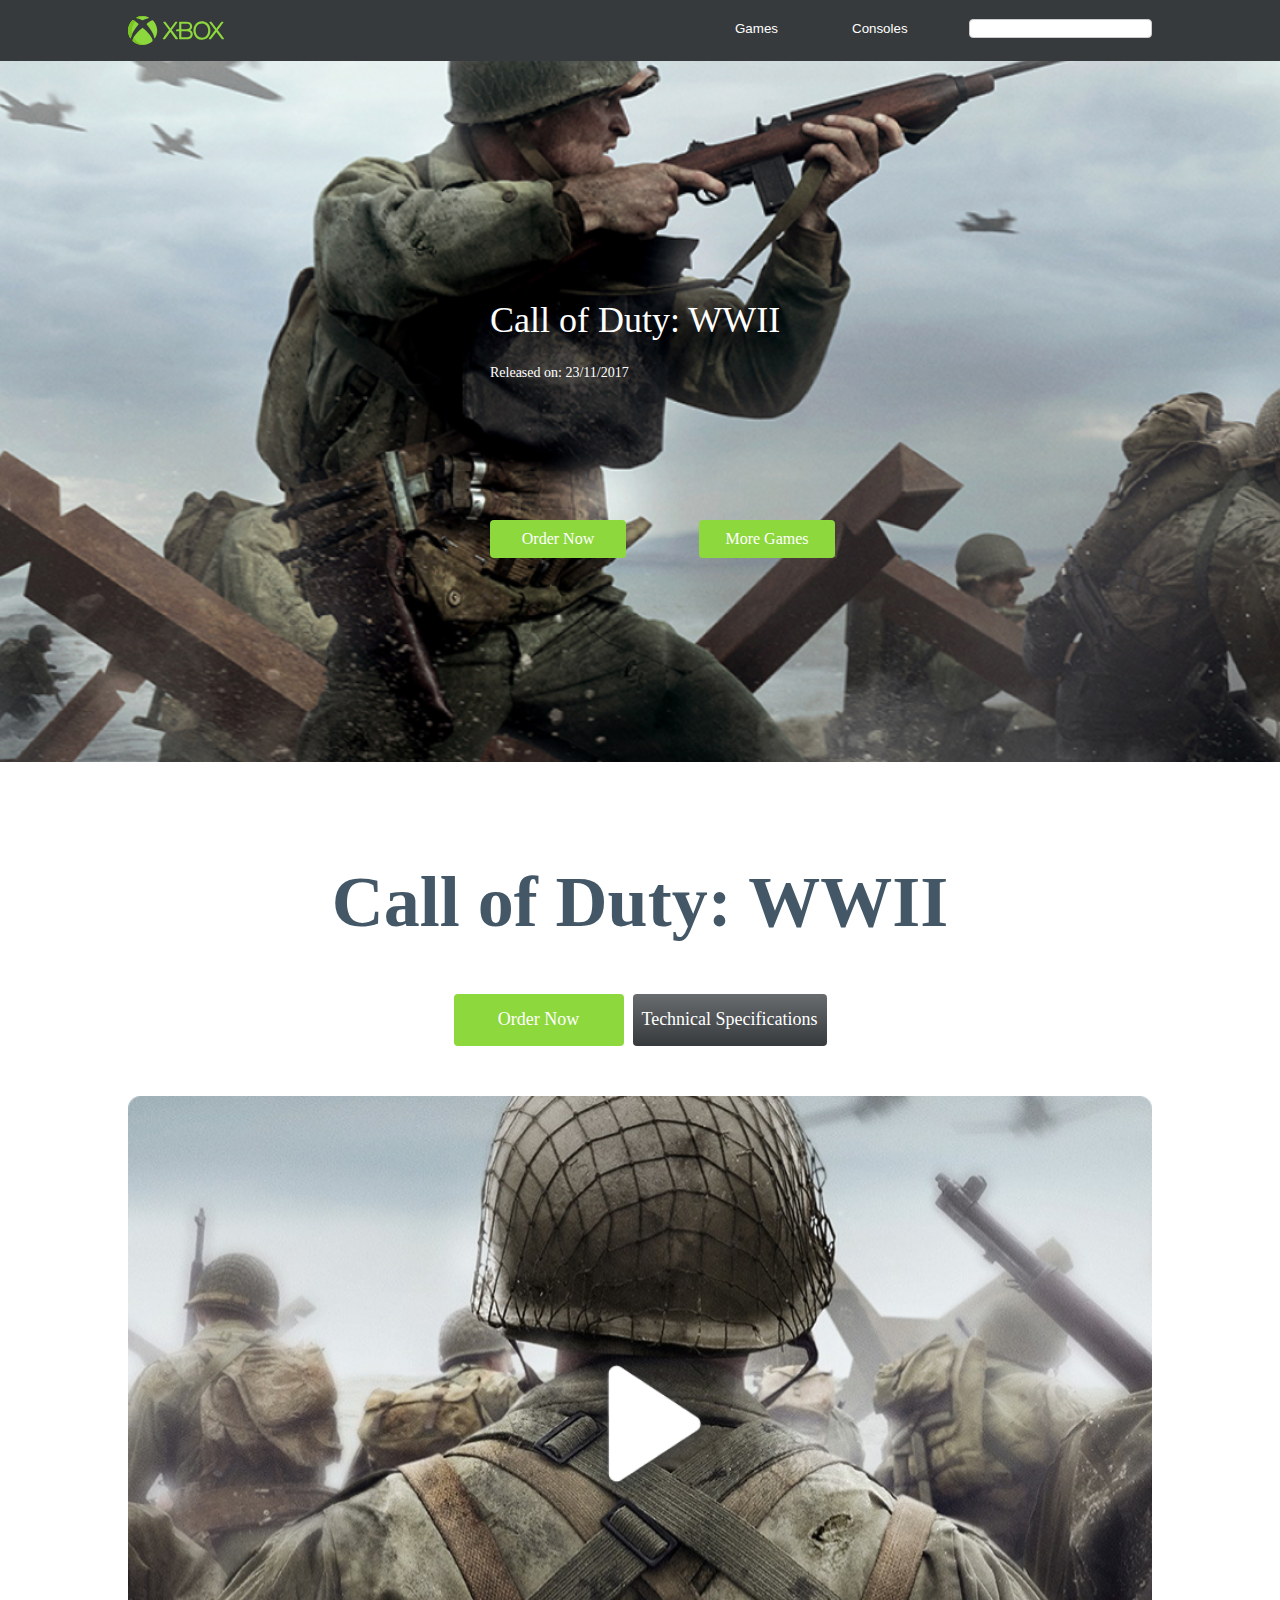
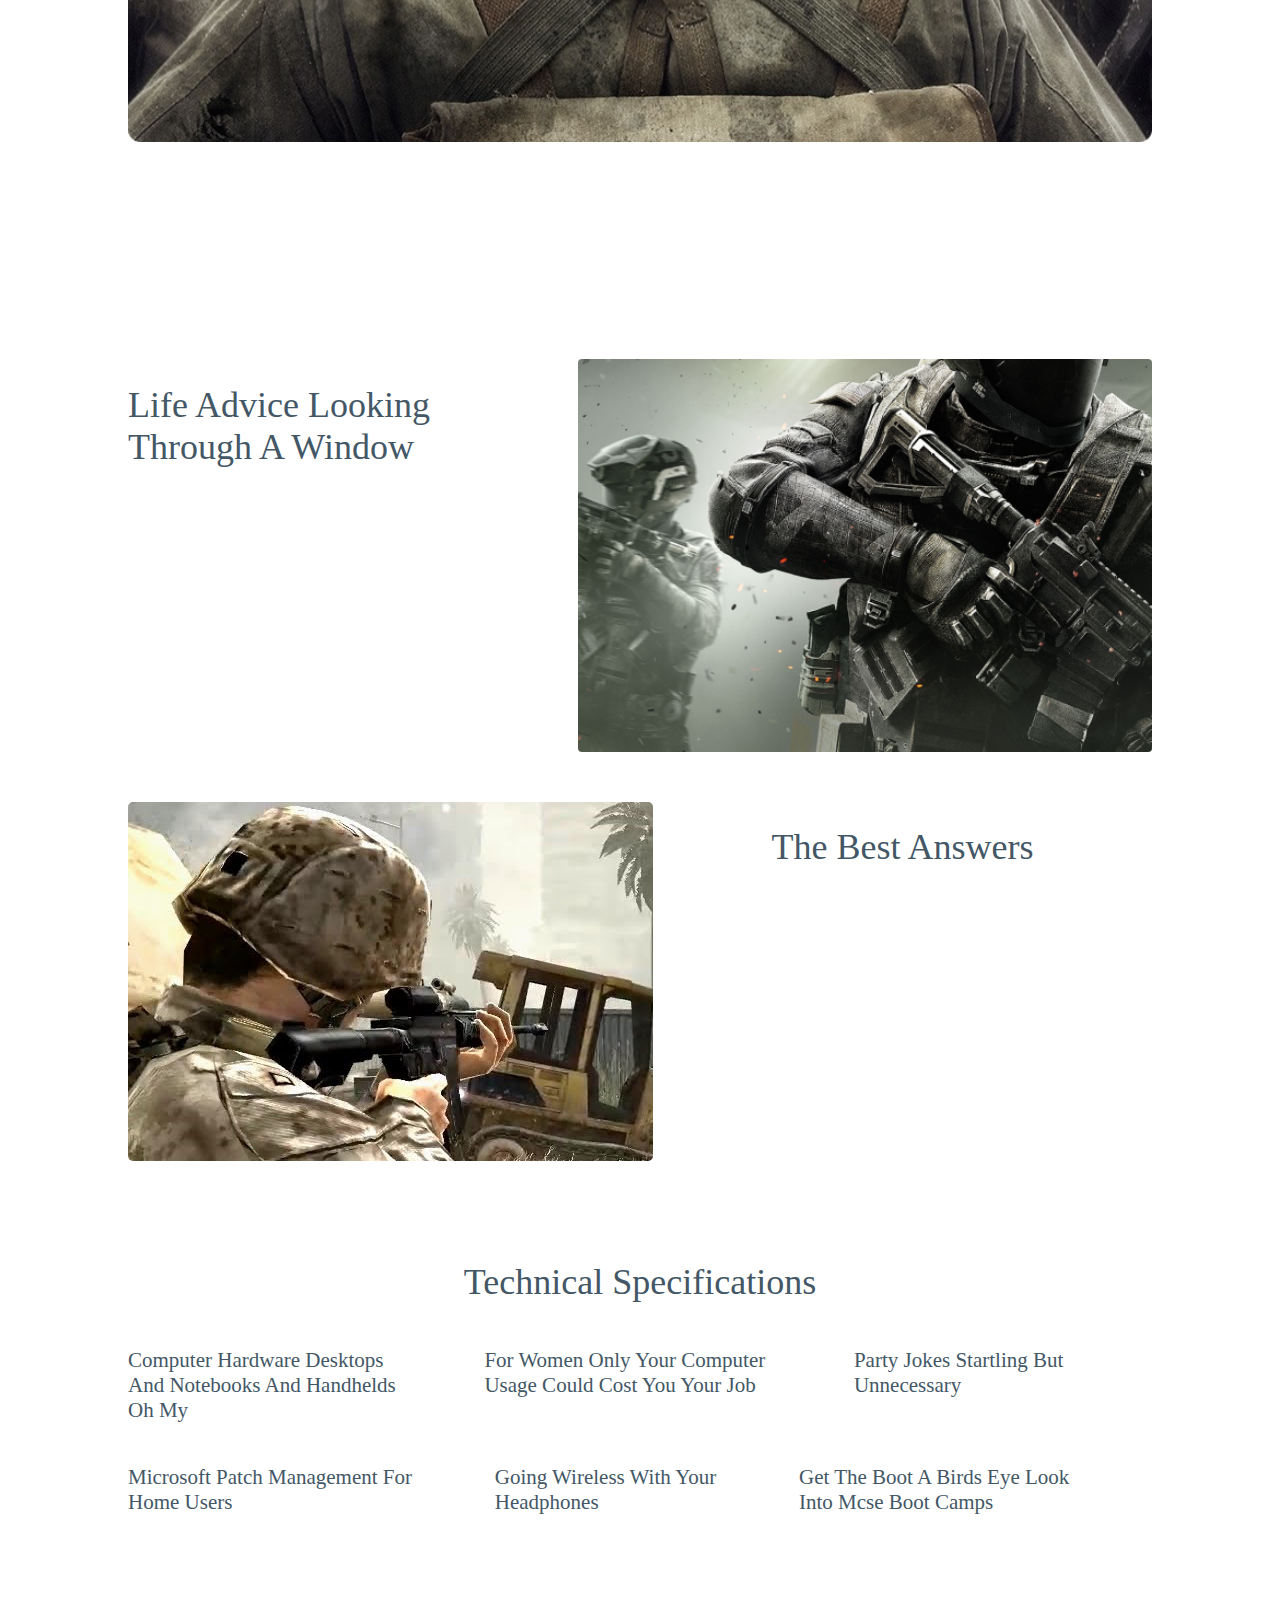
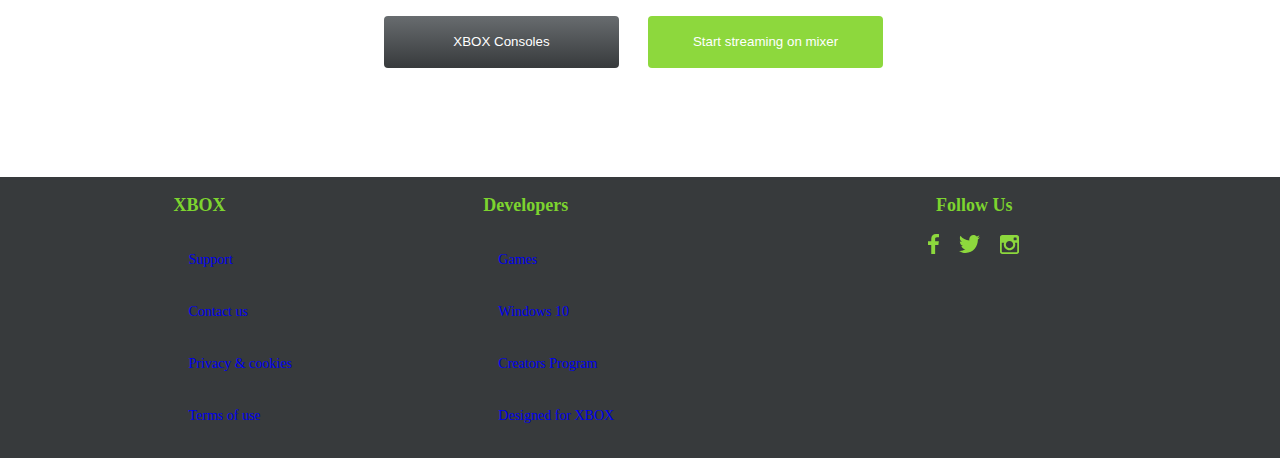
<file: X BOX/index.html>
<!DOCTYPE html>
<html lang="en">

<head>
    <meta charset="UTF-8">
    <meta name="viewport" content="width=device-width, initial-scale=1.0">
    <link rel="stylesheet" href="./style.css">
    <title>Call of duty WWII</title>
</head>

<body>
    <header>
        <nav>
            <div class="nav_">
                <img src="./images/xbox.svg" alt="">
                <div class="selectes">
                    <select name="select-category" id="" class="select">
                        <option value="1">Games</option>
                        <option value="2">Call of duty</option>
                        <option value="3">Star wars</option>
                        <option value="4">Destiny 2</option>
                        <option value="5">Steep</option>
                        <option value="6">Forza Motorsport 7</option>
                    </select>
                    <select name="select-category" id="" class="select">
                        <option value="1">Consoles</option>
                        <option value="2">Call of duty</option>
                        <option value="3">Star wars</option>
                        <option value="4">Destiny 2</option>
                        <option value="5">Steep</option>
                        <option value="6">Forza Motorsport 7</option>
                    </select>
                    <input class="input_text" type="text">
                </div>
            </div>
        </nav>
        <div class="order">
            <div class="order_txts">
                <h1>Call of Duty: WWII</h1>
                <p>Released on: 23/11/2017</p>
            </div>
            <div class="order_buttns">
                <button class="buttons_buttn1">Order Now</button>
                <button class="buttons_buttn2">More Games</button>
            </div>
        </div>
    </header>
    <div class="tecnical">
        <div class="spesifection">
            <h1>Call of Duty: WWII</h1>
            <div class="spesifection_buttons">
                <button class="button1">Order Now</button>
                <button class="button2">Technical Specifications </button>
                <div class="icons">
                    <img class="png_duty" src="./images/Video.png" alt="">
                </div>
            </div>
        </div>
        <div class="advice">
            <h1>Life Advice Looking <br>
                Through A Window</h1>
            <img src="./images/iw-key-art.png" alt="">
        </div>
        <div class="ansvers">
            <img src="./images/maxresdefault2.png" alt="">
            <h1>The Best Answers</h1>
        </div>
        <div class="before_footer">
            <h1>Technical Specifications</h1>
            <div class="ultimate">
                <div class="1text">
                    <p>
                        Computer Hardware Desktops <br>
                        And Notebooks And Handhelds <br>
                        Oh My
                    </p>
                </div>
                <div class="2text">
                    <p>
                        For Women Only Your Computer <br>
                        Usage Could Cost You Your Job
                    </p>
                </div>
                <div class="3text">
                    <p>
                        Party Jokes Startling But <br>
                        Unnecessary
                    </p>
                </div>
            </div>
            <div class="owner">
                <div class="1txt">
                    <p>
                        Microsoft Patch Management For <br>
                        Home Users
                    </p>
                </div>
                <div class="2txt">
                    <p>
                        Going Wireless With Your <br>
                        Headphones
                    </p>
                </div>
                <div class="3txt">
                    <p>
                        Get The Boot A Birds Eye Look <br>
                        Into Mcse Boot Camps
                    </p>
                </div>
            </div>
            <div class="battns">
                <button class="battns_button1">XBOX Consoles</button>
                <button class="battns_button2">Start streaming on mixer</button>
            </div>
        </div>
    </div>
    <footer>
        <div class="footer_first">
            <p class="footer_1p">XBOX</p>
            <ul>
                <li><a href="#">Support</a></li>
                <li><a href="#">Contact us</a></li>
                <li><a href="#">Privacy & cookies</a></li>
                <li><a href="#">Terms of use</a></li>
            </ul>
        </div>
        <div class="footer_second">
            <p class="footer_2p">Developers</p>
            <ul>
                <li><a href="#">Games</a></li>
                <li><a href="#">Windows 10</a></li>
                <li><a href="#">Creators Program</a></li>
                <li><a href="#">Designed for XBOX </a></li>
            </ul>
        </div>
        <div class="follow_us">
            <p>Follow Us</p>
            <img src="./images/social icons.svg" alt="">
        </div>
    </footer>
</body>

</html>
</file>
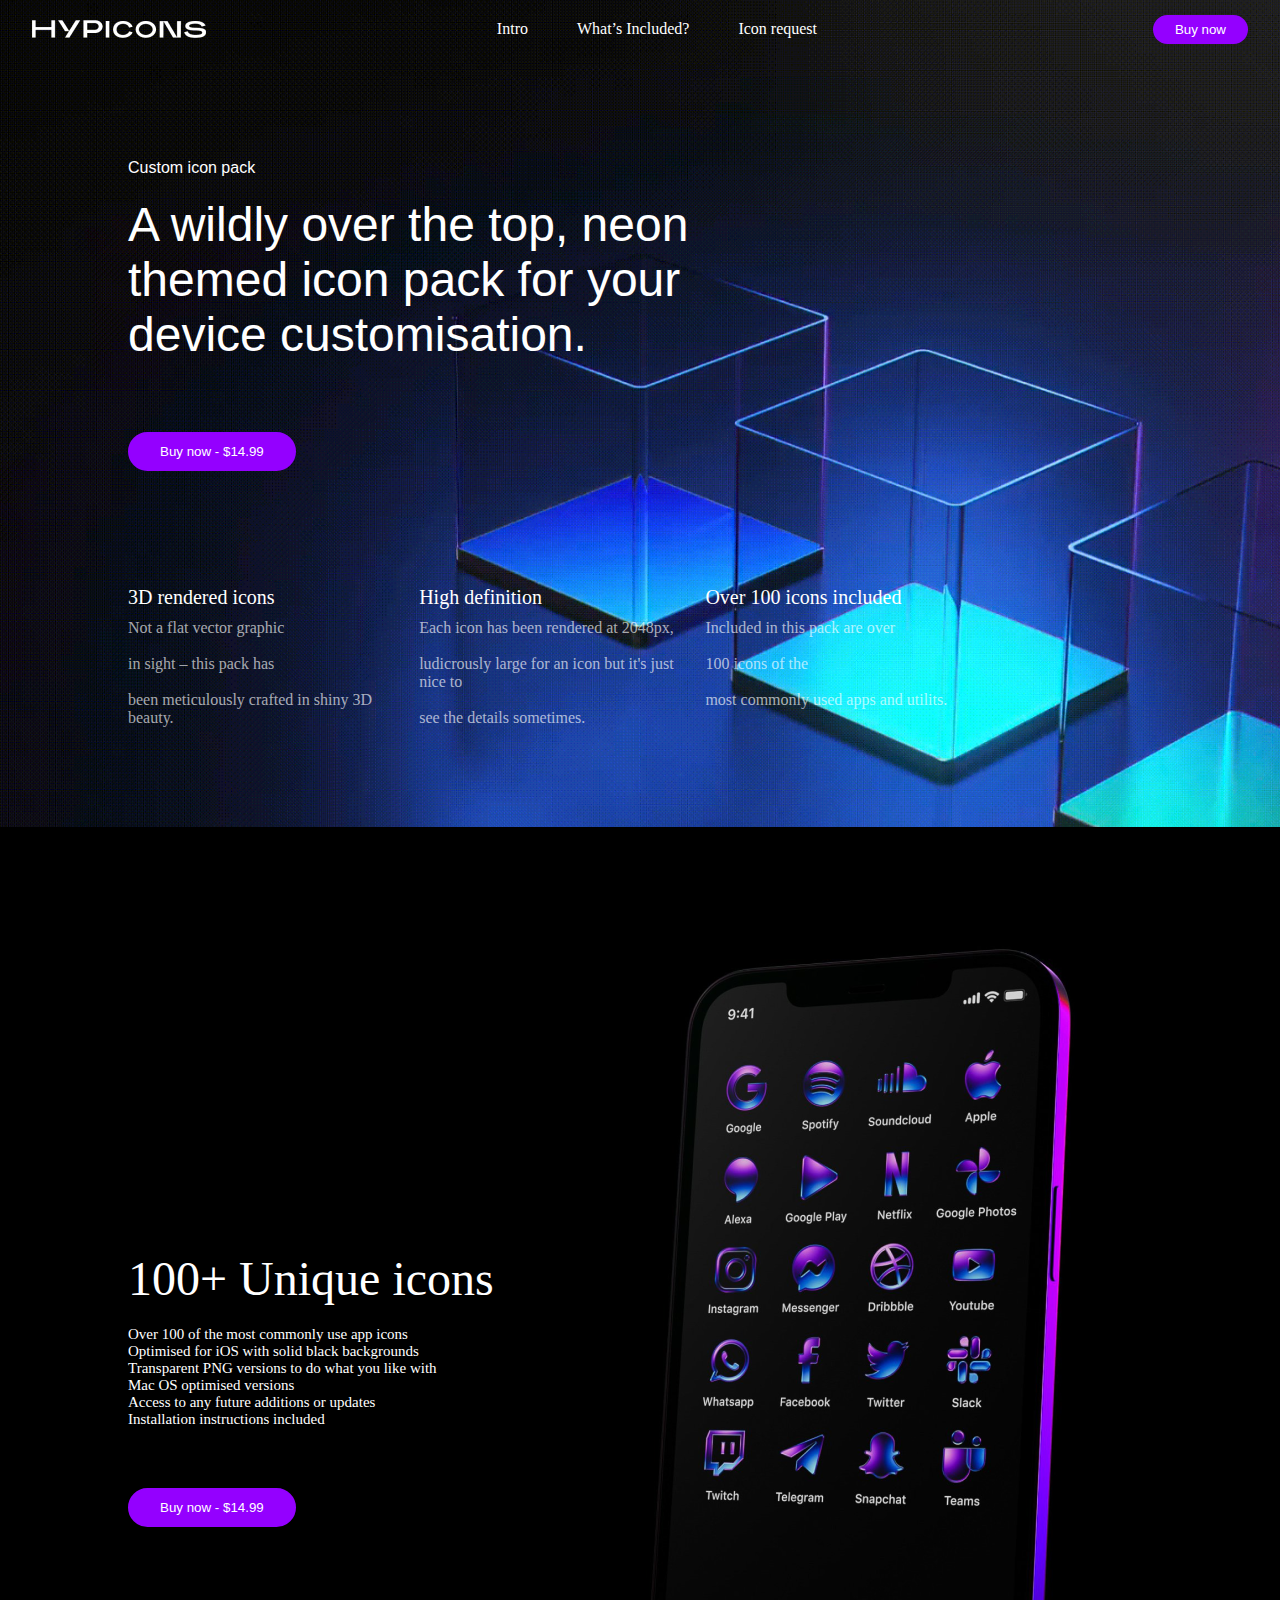
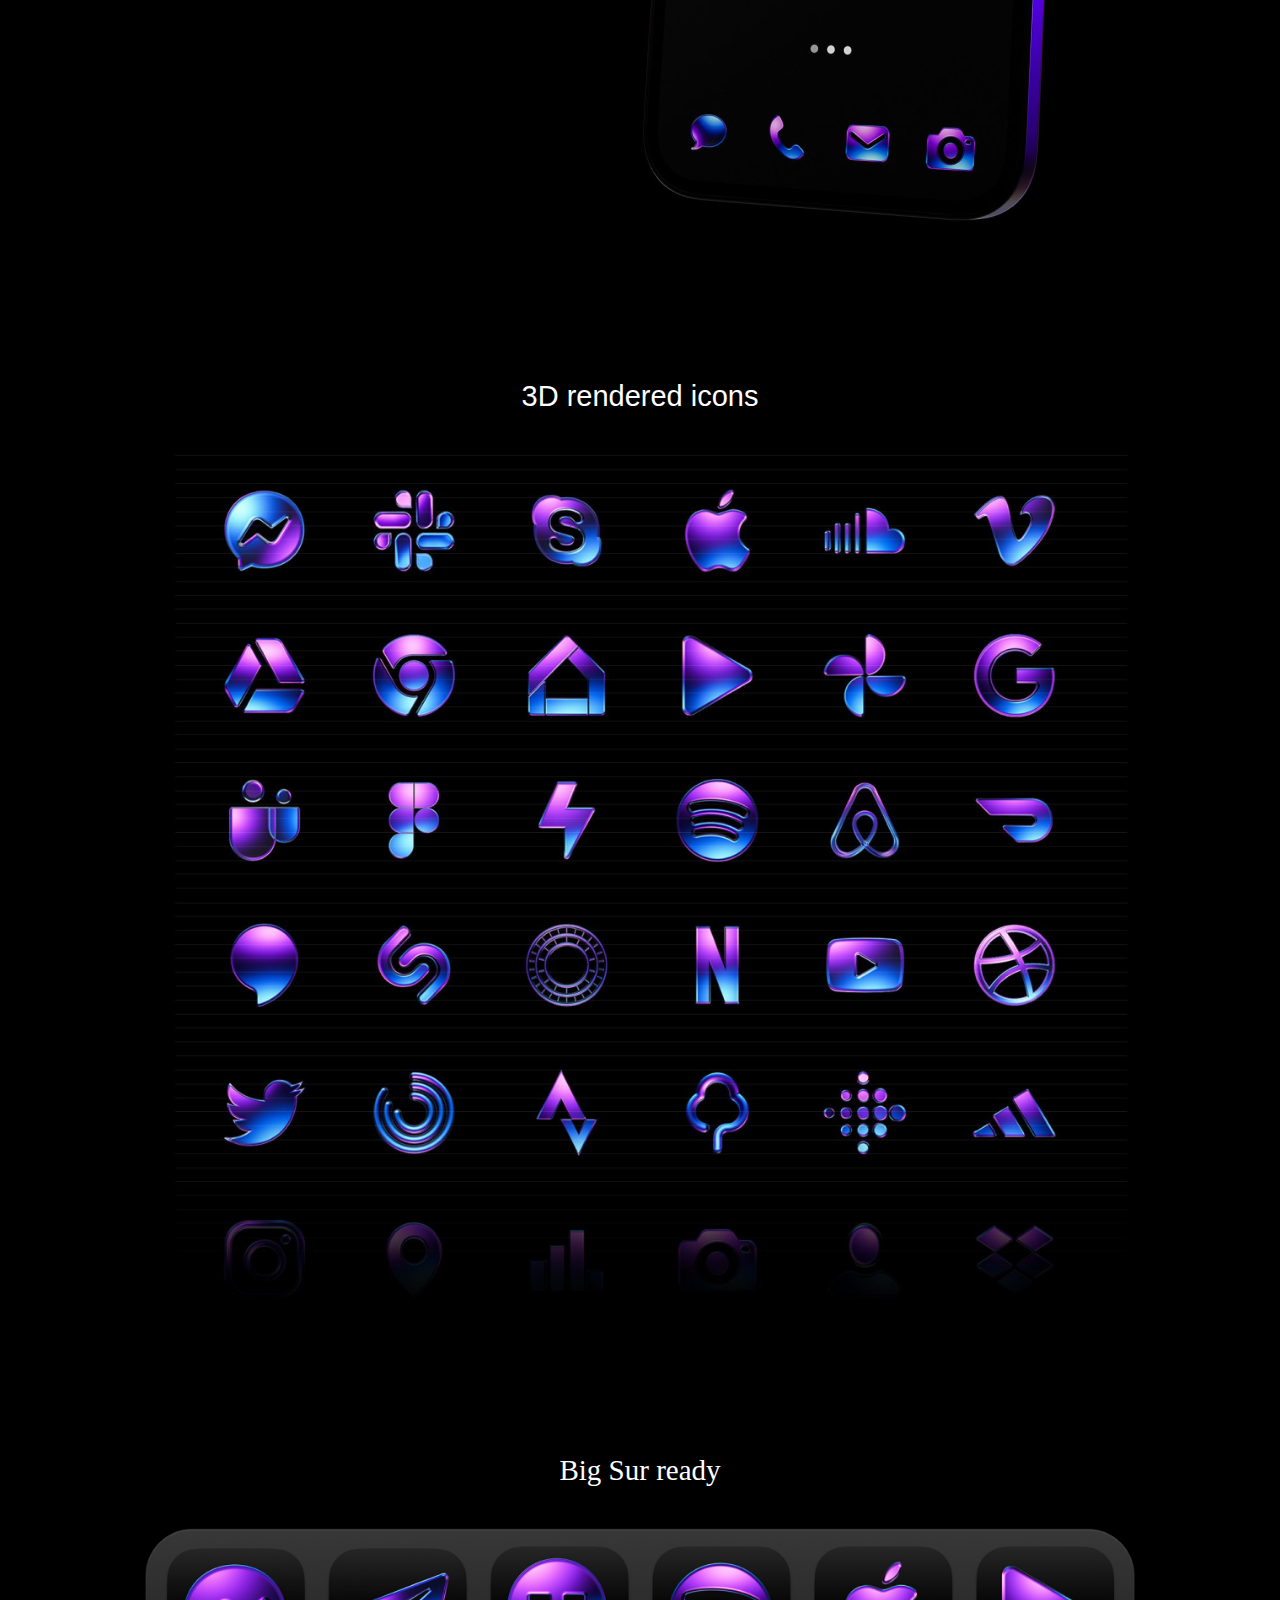
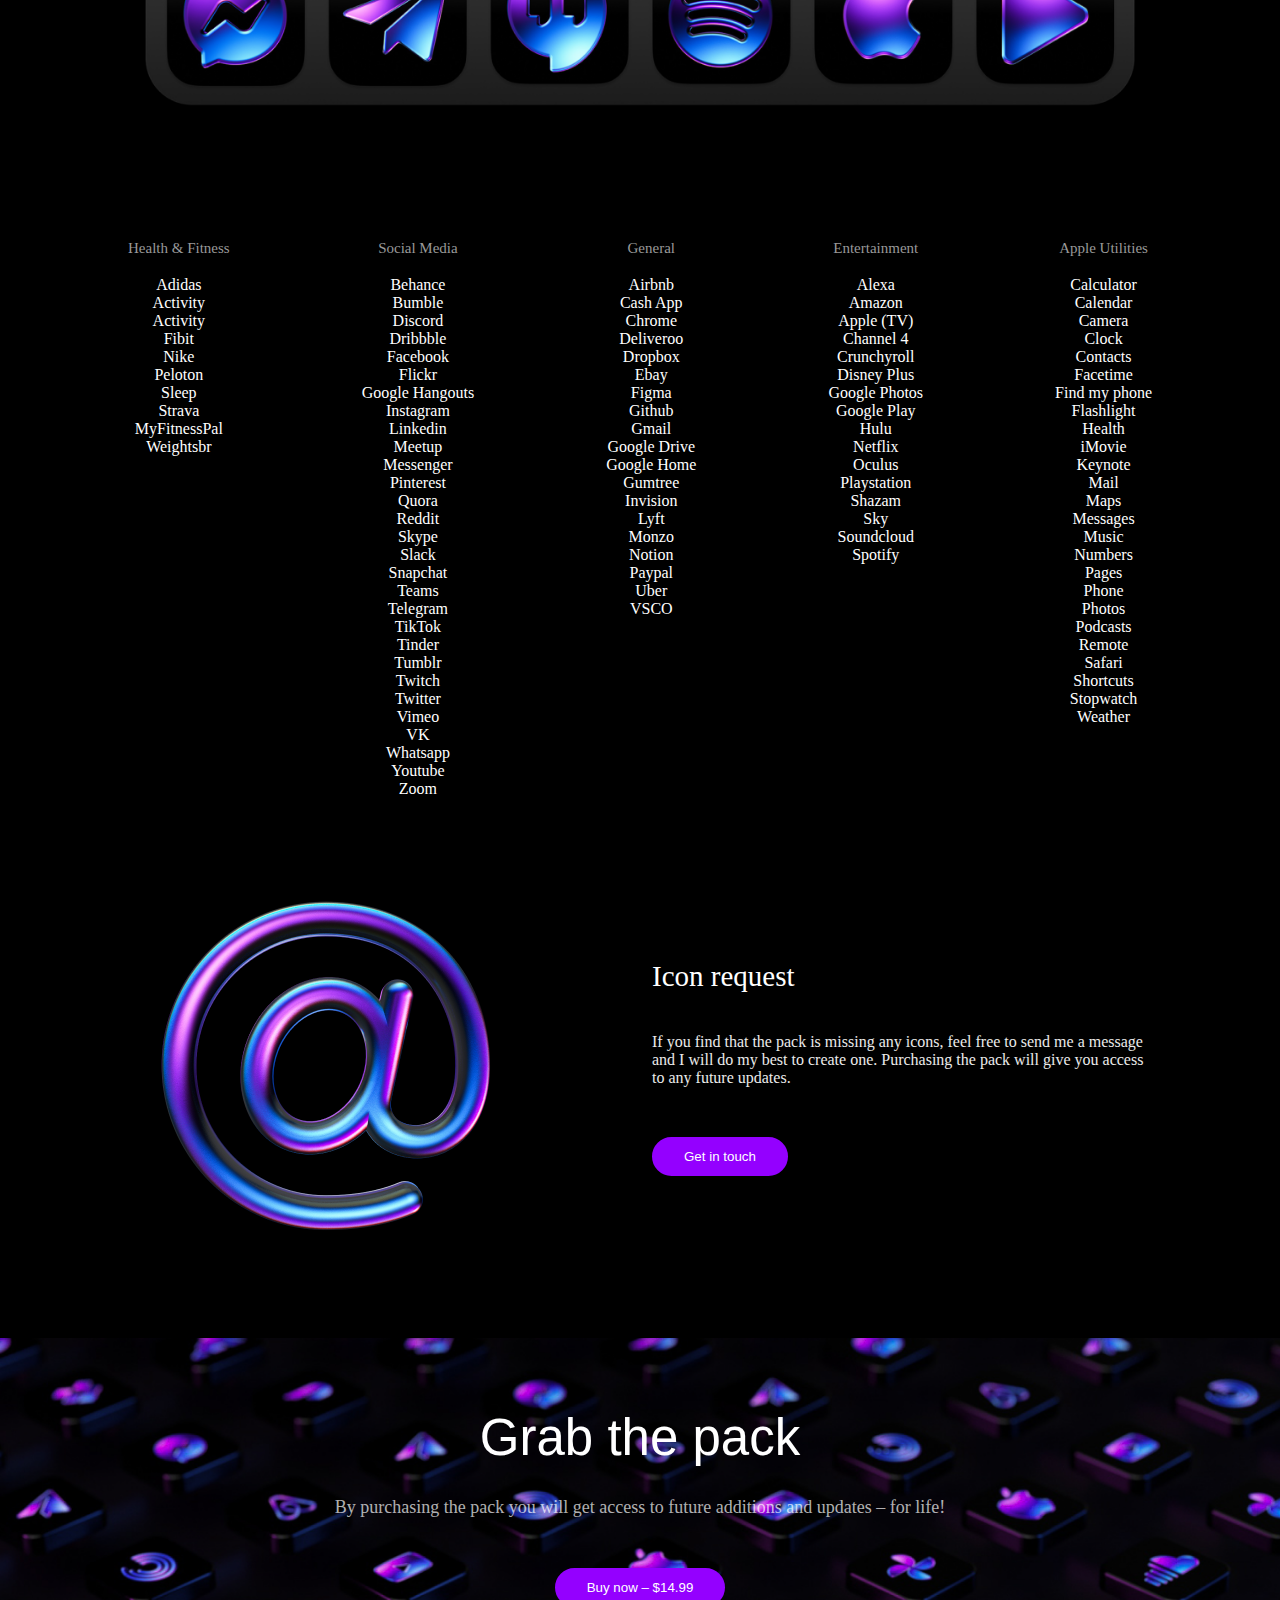
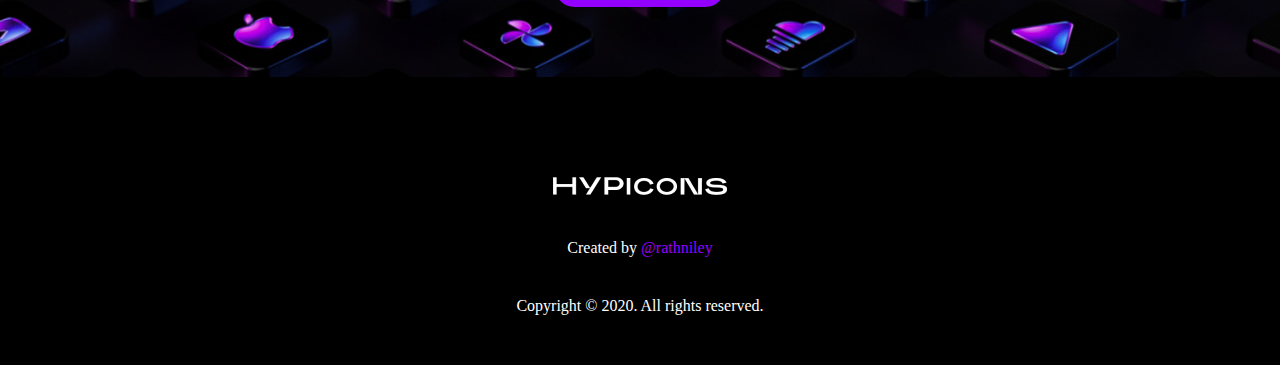
<file: hypicons/cons.html>
<!DOCTYPE html>
<html lang="en">

<head>
    <meta charset="UTF-8">
    <meta name="viewport" content="width=device-width, initial-scale=1.0">
    <link rel="stylesheet" href="./style.css">
    <link rel="stylesheet" href="https://cdnjs.cloudflare.com/ajax/libs/font-awesome/6.5.1/css/all.min.css"
        integrity="sha512-DTOQO9RWCH3ppGqcWaEA1BIZOC6xxalwEsw9c2QQeAIftl+Vegovlnee1c9QX4TctnWMn13TZye+giMm8e2LwA=="
        crossorigin="anonymous" referrerpolicy="no-referrer" />
    <title>Hypicons</title>
</head>

<body>


    <header> <input type="checkbox" id="check">
        <label for="check" class="checkboxbtn">
            <i class="fas fa-bars"></i>
        </label>
        <nav>

            <div class="logo"><img src="./images/Rectangle (1).png" alt=""></div>
            <div class="ul">
                <ul>
                    <li><a href="">Intro</a></li>
                    <li><a href="">What’s Included?</a></li>
                    <li><a href="">Icon request</a></li>

                </ul>
            </div>
            <div class="button">
                <button>Buy now</button>
            </div>
        </nav>






        <div class="box">
            <div class="box1">
                <p>Custom icon pack</p>
                <h1>A wildly over the top, neon themed icon pack for your device customisation.</h1>
                <button>
                    Buy now - $14.99
                </button>

            </div>
            <div class="box2">
                <div class="eij">
                    <div class="box2_1">
                        <p>3D rendered icons</p>
                        <h5>Not a flat vector graphic <br><br> in sight – this pack has <br> <br> been meticulously
                            crafted in shiny 3D beauty.
                        </h5>
                    </div>
                    <div class="box2_1">
                        <p>High definition</p>
                        <h5>Each icon has been rendered at 2048px, <br> <br> ludicrously large for an icon but it's just
                            nice to <br> <br> see the details sometimes.
                        </h5>
                    </div>
                    <div class="box2_1">
                        <p>Over 100 icons included</p>
                        <h5>Included in this pack are over <br> <br> 100 icons of the <br> <br> most commonly used apps
                            and utilits.
                        </h5>
                    </div>
                </div>


            </div>

        </div>



    </header>



    <section>
        <div class="section1">
            <div class="section2">
                <p class="p">100+ Unique icons</p>
                <p>
                    Over 100 of the most commonly use app icons <br>
                    Optimised for iOS with solid black backgrounds <br>
                    Transparent PNG versions to do what you like with <br>
                    Mac OS optimised versions <br>
                    Access to any future additions or updates <br>
                    Installation instructions included <br>
                </p>
                <button>Buy now - $14.99</button>

            </div>
            <div class="section3">
                <img src="./images/Rectangle (7).png" alt="" width="100%">
            </div>
        </div>
    </section>


    <main>
        <div class="main1">
            <p>3D rendered icons</p>
            <img src="./images/Rectangle (3).png" alt="" width="100%">
        </div>

    </main>

    <div class="orta">
        <div class="orta1">
            <p>Big Sur ready</p>
            <img src="./images/Rectangle (4).png" alt="" width="100%">
        </div>
    </div>


    <div class="keyin">
        <div class="keyin1">
            <div class="keyin3">
                <p class="p">Health & Fitness</p>
                <p>Adidas <br> Activity <br> Activity <br> Fibit <br> Nike <br> Peloton <br> Sleep <br> Strava <br>
                    MyFitnessPal <br> Weightsbr</p>
            </div>
            <div class="keyin3">
                <p class="p">Social Media</p>
                <p>Behance <br>
                    Bumble <br>
                    Discord <br>
                    Dribbble <br>
                    Facebook <br>
                    Flickr <br>
                    Google Hangouts <br>
                    Instagram <br>
                    Linkedin <br>
                    Meetup <br>
                    Messenger <br>
                    Pinterest <br>
                    Quora <br>
                    Reddit <br>
                    Skype <br>
                    Slack <br>
                    Snapchat <br>
                    Teams <br>
                    Telegram <br>
                    TikTok <br>
                    Tinder <br>
                    Tumblr <br>
                    Twitch <br>
                    Twitter <br>
                    Vimeo <br>
                    VK <br>
                    Whatsapp <br>
                    Youtube <br>
                    Zoom</p>
            </div>
            <div class="keyin3">
                <p class="p">General</p>
                <p>Airbnb <br>
                    Cash App <br>
                    Chrome <br>
                    Deliveroo <br>
                    Dropbox <br>
                    Ebay <br>
                    Figma <br>
                    Github <br>
                    Gmail <br>
                    Google Drive <br>
                    Google Home <br>
                    Gumtree <br>
                    Invision <br>
                    Lyft <br>
                    Monzo <br>
                    Notion <br>
                    Paypal <br>
                    Uber <br>
                    VSCO</p>
            </div>
            <div class="keyin3">
                <p class="p">Entertainment</p>
                <p>Alexa <br>
                    Amazon <br>
                    Apple (TV) <br>
                    Channel 4 <br>
                    Crunchyroll <br>
                    Disney Plus <br>
                    Google Photos <br>
                    Google Play <br>
                    Hulu <br>
                    Netflix <br>
                    Oculus <br>
                    Playstation <br>
                    Shazam <br>
                    Sky <br>
                    Soundcloud <br>
                    Spotify</p>
            </div>
            <div class="keyin3">
                <p class="p"> Apple Utilities</p>
                <p>Calculator <br>
                    Calendar <br>
                    Camera <br>
                    Clock <br>
                    Contacts <br>
                    Facetime <br>
                    Find my phone <br>
                    Flashlight <br>
                    Health <br>
                    iMovie <br>
                    Keynote <br>
                    Mail <br>
                    Maps <br>
                    Messages <br>
                    Music <br>
                    Numbers <br>
                    Pages <br>
                    Phone <br>
                    Photos <br>
                    Podcasts <br>
                    Remote <br>
                    Safari <br>
                    Shortcuts <br>
                    Stopwatch <br>
                    Weather</p>
            </div>
        </div>

    </div>



<div class="bolt">
        <div class="bolt1">
            <div class="bolt2">
                <img src="./images/Rectangle (5).png" alt="" width="100%">
            </div>
            <div class="bolt3"><p class="p">Icon request</p>
            <p>If you find that the pack is missing any icons, feel free to send me a message and I will do my best to create one. Purchasing the pack will give you access to any future updates.</p>
            <button>
                Get in touch
            </button>
            </div>
        </div>
</div>


<div class="besh">
    <div class="bir2">
        <h1>Grab the pack</h1>
        <p>By purchasing the pack you will get access to future additions and updates – for life!</p>
        <button>Buy now – $14.99</button>
    </div>
</div>

<footer>
    <img src="./images/Rectangle (1).png" alt="">
    <p>Created by <span>@rathniley</span></p>
    <p class="p">Copyright © 2020. All rights reserved.</p>
</footer>


</body>

</html>
</file>
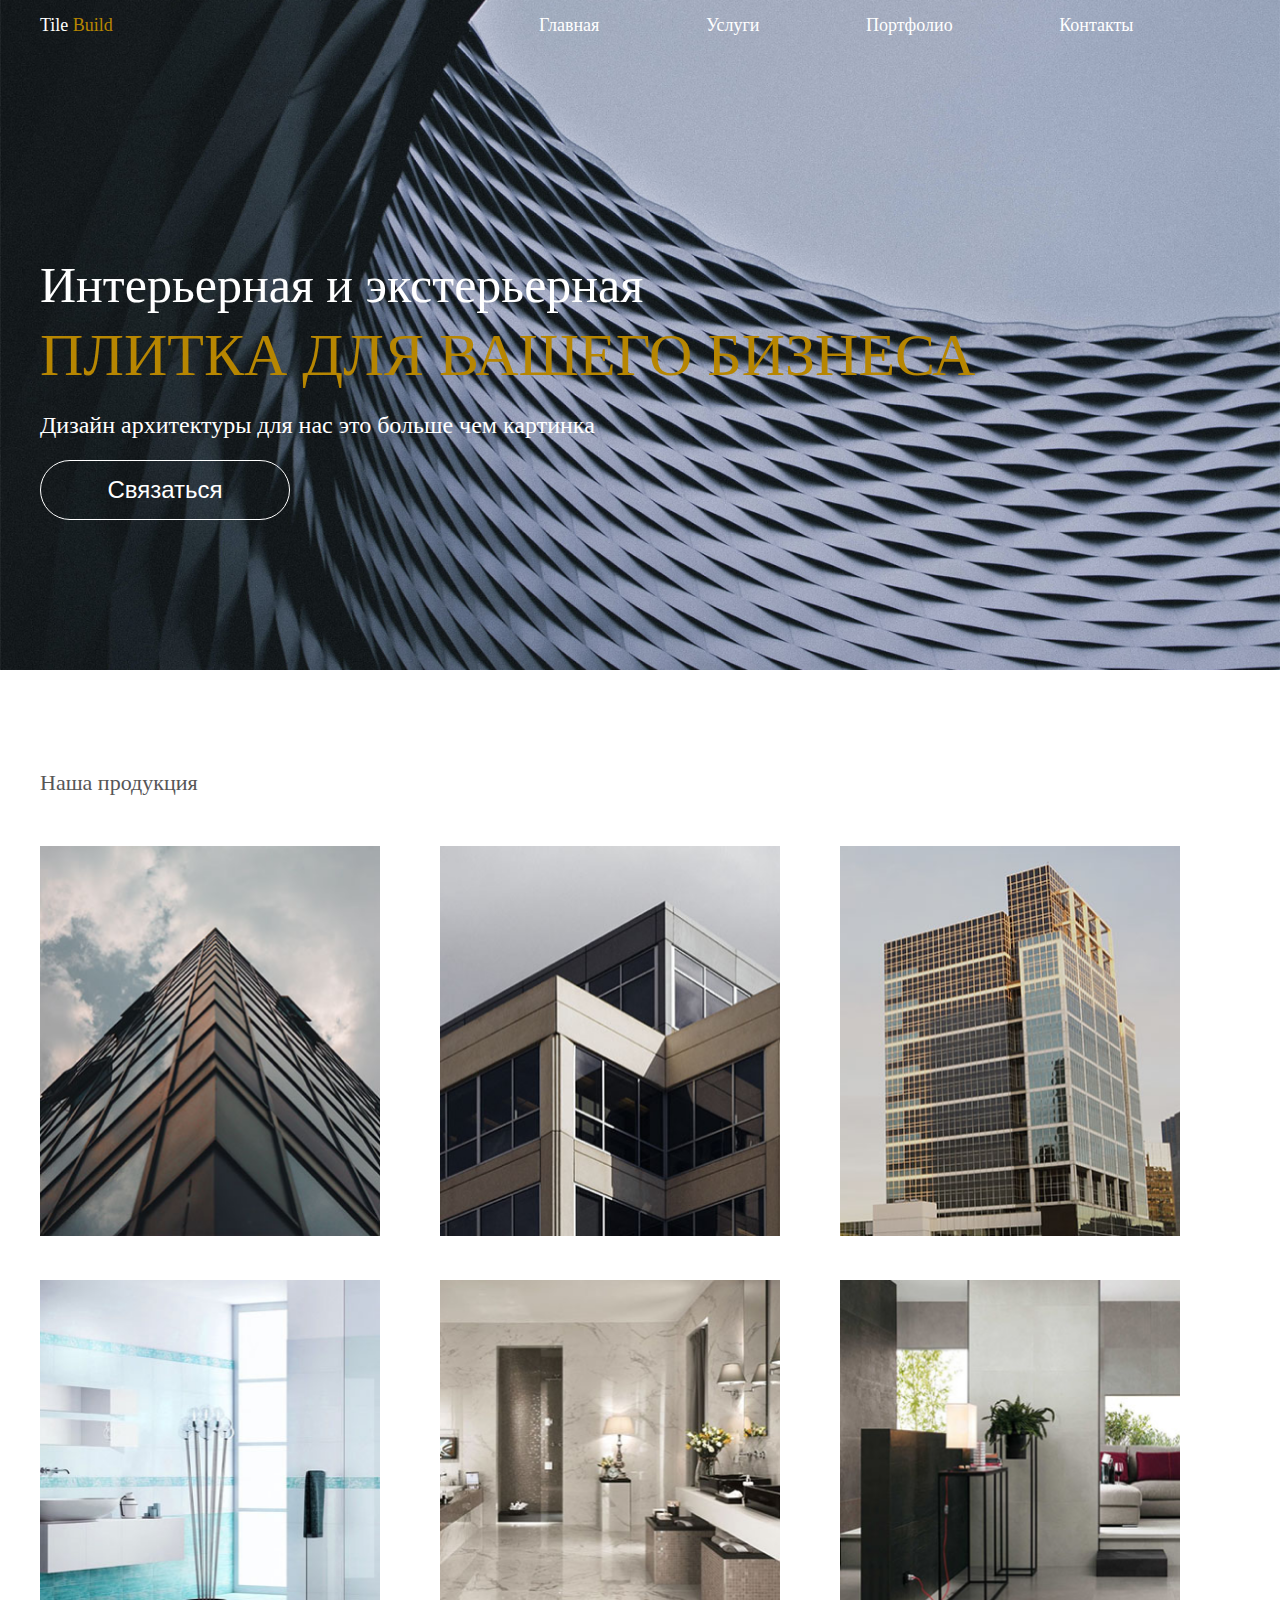
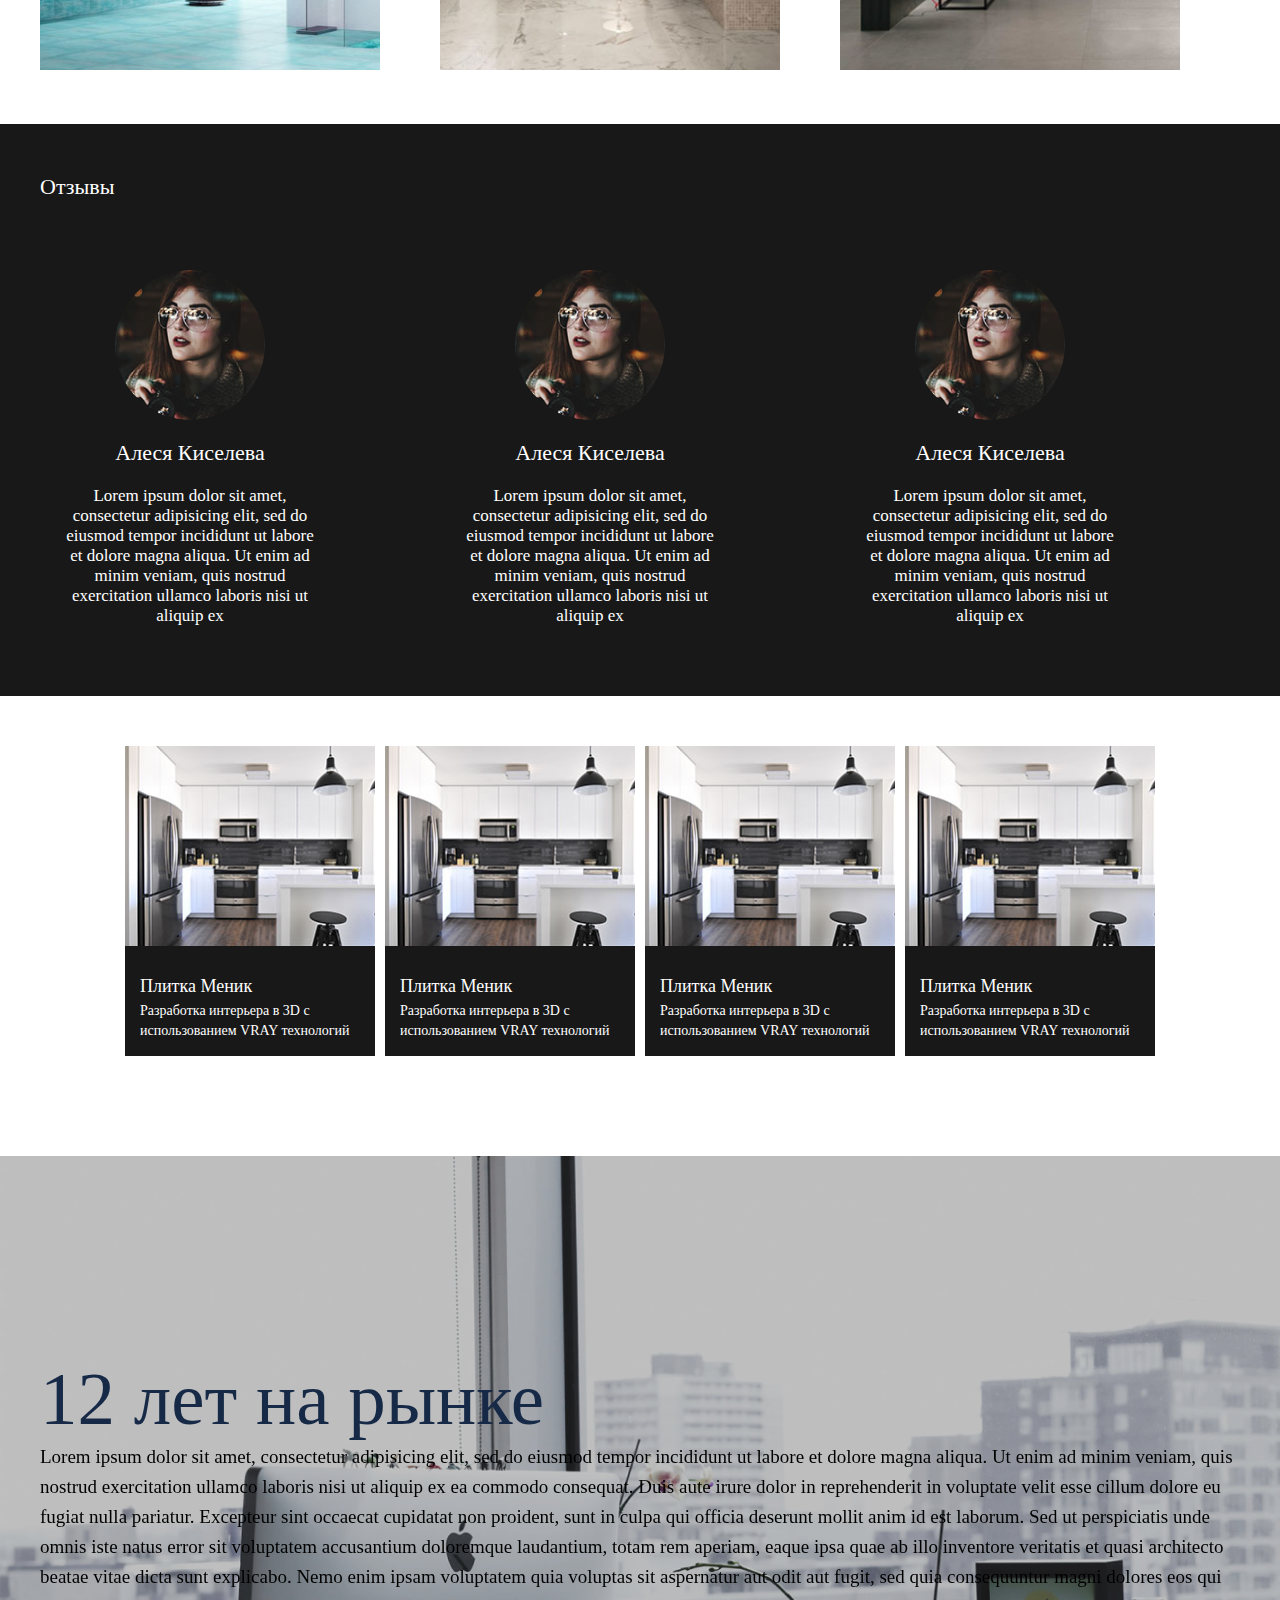
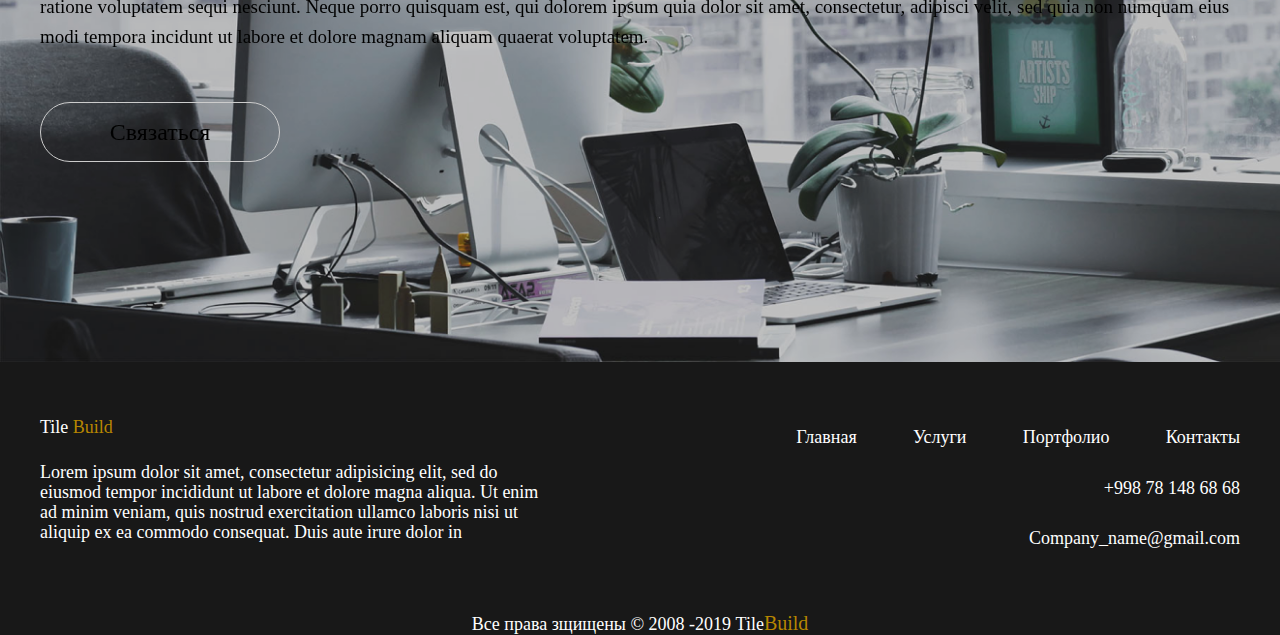
<file: plitka javohir/build.html>
<!DOCTYPE html>
<html lang="en">

<head>
	<meta charset="UTF-8">
	<meta name="viewport" content="width=device-width, initial-scale=1.0">
	<title>Building</title>
	<link rel="stylesheet" href="./build.css">
</head>

<body>
	<header>
		<nav>
			<div class="logo">
				Tile <b>Build</b>
			</div>
			<div class="links">
				<ul>
					<li>
						<a href="#">Главная</a>
					</li>
					<li>
						<a href="#">Услуги</a>
					</li>
					<li>
						<a href="#">Портфолио</a>
					</li>
					<li>
						<a href="#">Контакты</a>
					</li>
				</ul>
			</div>
		</nav>
		<div class="bosh">
			<h3>
				Интерьерная и экстерьерная
			</h3>
			<h1>
				ПЛИТКА ДЛЯ ВАШЕГО БИЗНЕСА
			</h1>
			<p>
				Дизайн архитектуры для нас это больше чем картинка
			</p>
			<button type='submit'>
				Связаться
			</button>
		</div>
	</header>
	<div class="images">
		<div class="info">
			<h2>
				Наша продукция
			</h2>
		</div>
		<div class="imagee">
			<div class="image"><img src="./image(1).png" alt="rasm"></div>
			<div class="image"><img src="./image(2).png" alt="rasm"></div>
			<div class="image"><img src="./image(3).png" alt="rasm"></div>
			<div class="image"><img src="./image(4).png" alt="rasm"></div>
			<div class="image"><img src="./image(5).png" alt="rasm"></div>
			<div class="image"><img src="./image(6).png" alt="rasm"></div>
		</div>
	</div>
	<div class="black">
		<div class="info2">
			<h3>
				Отзывы
			</h3>
		</div>
		<div class="clintes">
			<div class="clinte">
				<img src="./info.png" alt="rasm">
				<h3>
					Алеся Киселева
				</h3>
				<p>
					Lorem ipsum dolor sit amet, consectetur adipisicing elit, sed do eiusmod tempor incididunt ut labore et dolore
					magna aliqua. Ut enim ad minim veniam, quis nostrud exercitation ullamco laboris nisi ut aliquip ex
				</p>
			</div>
			<div class="clinte">
				<img src="./info.png" alt="rasm">
				<h3>
					Алеся Киселева
				</h3>
				<p>
					Lorem ipsum dolor sit amet, consectetur adipisicing elit, sed do eiusmod tempor incididunt ut labore et dolore
					magna aliqua. Ut enim ad minim veniam, quis nostrud exercitation ullamco laboris nisi ut aliquip ex
				</p>
			</div>
			<div class="clinte clinte2">
				<img src="./info.png" alt="rasm">
				<h3>
					Алеся Киселева
				</h3>
				<p>
					Lorem ipsum dolor sit amet, consectetur adipisicing elit, sed do eiusmod tempor incididunt ut labore et dolore
					magna aliqua. Ut enim ad minim veniam, quis nostrud exercitation ullamco laboris nisi ut aliquip ex
				</p>
			</div>
		</div>
	</div>
	<div class="threebox">
	
		<div class="kitchen">
			<div class="kitchen__room">
				<img src="./oshxona.png" alt="kitchen">
				<div class="ichki">
					<h3>
						Плитка Меник
					</h3>
					<p>
						Разработка интерьера
						в 3D c использованием
						VRAY технологий
					</p>
				</div>
			</div>

			<div class="kitchen__room">
				<img src="./oshxona.png" alt="kitchen">
				<div class="ichki">
					<h3>
						Плитка Меник
					</h3>
					<p>
						Разработка интерьера
						в 3D c использованием
						VRAY технологий
					</p>
				</div>
			</div>

			<div class="kitchen__room">
				<img src="./oshxona.png" alt="kitchen">
				<div class="ichki">
					<h3>
						Плитка Меник
					</h3>
					<p>
						Разработка интерьера
						в 3D c использованием
						VRAY технологий
					</p>
				</div>
				
			</div>
			<div class="kitchen__room">
				<img src="./oshxona.png" alt="kitchen">
				<div class="ichki">
					<h3>
						Плитка Меник
					</h3>
					<p>
						Разработка интерьера
						в 3D c использованием
						VRAY технологий
					</p>
				</div>
				
			</div>
		</div>
	</div>
	<div class="word">
		<div class="word_sar">
			<h2>
				12 лет на рынке
			</h2>
			<p>
				Lorem ipsum dolor sit amet, consectetur adipisicing elit, sed do eiusmod tempor incididunt ut labore et dolore magna aliqua. Ut enim ad minim veniam, quis nostrud exercitation ullamco laboris nisi ut aliquip ex ea commodo consequat. Duis aute irure dolor in reprehenderit in voluptate velit esse cillum dolore eu fugiat nulla pariatur. Excepteur sint occaecat cupidatat non proident, sunt in culpa qui officia deserunt mollit anim id est laborum. Sed ut perspiciatis unde omnis iste natus error sit voluptatem accusantium doloremque laudantium, totam rem aperiam, eaque ipsa quae ab illo inventore veritatis et quasi architecto beatae vitae dicta sunt explicabo. Nemo enim ipsam voluptatem quia voluptas sit aspernatur aut odit aut fugit, sed quia consequuntur magni dolores eos qui ratione voluptatem sequi nesciunt. Neque porro quisquam est, qui dolorem ipsum quia dolor sit amet, consectetur, adipisci velit, sed quia non numquam eius modi tempora incidunt ut labore et dolore magnam aliquam quaerat voluptatem.
			</p>
			<button type='submit'>
				Связаться
			</button>
		</div>
	</div>
	 <footer>
		<div class="big_footer">
			<div class="footer_chap">
				<div class="logo">
					Tile <b>Build</b>
				</div>
				<p>
					Lorem ipsum dolor sit amet, consectetur adipisicing elit, sed do eiusmod tempor incididunt ut labore et dolore magna aliqua. Ut enim ad minim veniam, quis nostrud exercitation ullamco laboris nisi ut aliquip ex ea commodo consequat. Duis aute irure dolor in 
				</p>
			</div>
			<div class="footer_ong">
				<div class="links">
					<ul>
						<li>
							<a href="#">Главная</a>
						</li>
						<li>
							<a href="#">Услуги</a>
						</li>
						<li>
							<a href="#">Портфолио</a>
						</li>
						<li>
							<a href="#">Контакты</a>
						</li>
					</ul>
				</div>
				<p>
					+998 78 148 68 68
				</p>
				<h3>
					Company_name@gmail.com
				</h3>
			</div>
		</div>
		<div class="oxiri">
			<h4>
				Все права зщищены © 2008 -2019 Tile<b>Build</b>
			</h4>
		</div>
	</footer>
</body>

</html>
</file>
<file: X BOX/style.css>
*{
    list-style: none;
    text-decoration: none;
}

body {
    margin: auto;
}

/*--------------- Start header -----------/*/
header {
    background-image: url(./images/CoD-WWII.png);
    background-repeat: no-repeat;
    background-size: cover;
    margin-bottom: 99px;
}

nav {
    background-color: #373A3C;
}

.nav_ {
    display: flex;
    justify-content: space-between;
    max-width: 80%;
    margin: auto;
    margin-bottom: 23px;
}

nav .select {
    appearance: none;
    border: none;
    background-color: transparent;
    color: white;
    outline: none;
    flex-wrap: wrap;
    margin-top: 21px;
}

.nav img {
    margin-bottom: 20px;
}

.input_text {
    border-radius: 4px;
    border: 1px solid #CCC;
    background: #FFF;
    margin-bottom: 23px;
}

.order {
    max-width: 300px;
    margin: auto;
}

.order h1 {
    color: #FFF;
    font-family: HelveticaNeue;
    font-size: 36px;
    font-weight: 400;
    margin-top: 106px;
}

.order p {
    color: #FFF;
    font-family: HelveticaNeue;
    font-size: 14px;
    font-weight: 400;
}

.order_txts {
    padding-top: 109px;
    margin-bottom: 139px;
    flex-wrap: wrap;
}

.order_buttns {
    display: grid;
    grid-template-columns: auto auto;
    gap: 73px;
    padding-bottom: 204px;
}

.buttons_buttn1 {
    width: 136px;
    height: 38px;
    border-radius: 4px;
    background: #8DD83D;
    color: #FFF;
    font-family: HelveticaNeue;
    font-size: 16px;
    font-weight: 400;
    border: none;
}

.buttons_buttn2 {
    width: 136px;
    height: 38px;
    border-radius: 4px;
    background: #8DD83D;
    color: #FFF;
    font-family: HelveticaNeue;
    font-size: 16px;
    font-weight: 400;
    border: none;
}

/*--------------------- finish header----------*/


/*--------------------- start tecnical --------*/

.spesifection {
    max-width: 80%;
    margin: auto;
}

.spesifection {
    text-align: center;
    color: #435766;
    font-family: HelveticaNeue;
    font-size: 36px;
    font-weight: 400;
    margin-bottom: 208px;
    flex-wrap: wrap;
}

.spesifection_buttons {}

.button1 {
    width: 170px;
    height: 52px;
    border-radius: 4px;
    background: #8DD83D;
    color: #FFF;
    font-family: HelveticaNeue;
    font-size: 18px;
    font-weight: 400;
    border: none;
    margin-bottom: 50px;
}

.button2 {
    width: 235px;
    height: 52px;
    border-radius: 4px;
    background: linear-gradient(180deg, #686C6F 0%, #373A3C 100%);
    width: 194px;
    color: #FFF;
    font-family: HelveticaNeue;
    font-size: 18px;
    font-weight: 400;
    border: none;
}

.png_duty {
    width: 100%;
}

.advice {
    display: grid;
    grid-template-columns: auto auto;
    max-width: 80%;
    margin: auto;
    gap: 100px;
    margin-bottom: 50px;
}

.advice h1 {
    color: #435766;
    font-family: HelveticaNeue;
    font-size: 36px;
    font-weight: 400;
}

.advice img {
    width: 100%;
    border-radius: 4px;
}

.ansvers {
    display: grid;
    grid-template-columns: auto auto;
    max-width: 80%;
    margin: auto;
    margin-bottom: 100px;
}

.ansvers h1 {
    color: #435766;
    font-family: HelveticaNeue;
    font-size: 36px;
    font-weight: 400;
}

.ansvers img {
    border-radius: 5px;
}


.before_footer{
    max-width: 80%;
    margin: auto;
}
.before_footer h1{
    text-align: center;
    color: #435766;
    font-family: HelveticaNeue;
    font-size: 36px;
    font-weight: 400;
}
.ultimate{
    display: grid;
    grid-template-columns: auto auto auto;

}
.ultimate p{
    color: #435766;
    font-family: HelveticaNeue;
    font-size: 21px;
    font-weight: 400;
}
.owner{
    display: grid;
    grid-template-columns: auto auto auto;
    color: #435766;
    font-family: HelveticaNeue;
    font-size: 21px;
    font-weight: 400;
    margin-bottom: 80px;
}

.battns{
    display: grid;
    grid-template-columns: auto auto;
    max-width: 50%;
    margin: auto;
    gap: 16px;
}

.battns_button1{
    width: 235px;
    height: 52px;
    border-radius: 4px;
    background: linear-gradient(180deg, #686C6F 0%, #373A3C 100%);
    border: none;
    color: white;
}

.battns_button2{
    width: 235px;
    height: 52px;
    border-radius: 4px;
    background: #8DD83D;
    border: none;
    color: white;
    margin-bottom: 109px;
}
/*--------------finish tecnical ------------*/
/*-------------- start footer -------------*/
footer{
    display: grid;
    grid-template-columns: auto auto auto;
    background-color: #373A3C;
}

.footer_first{
    max-width: 80%;
    margin: auto;
}
.footer_first p{
    color: #7DD42F;
    font-family: HelveticaNeue;
    font-size: 18px;
    font-weight: 700;
    margin-left: 43px ;
}
footer p{
    color: #7DD42F;
    font-family: HelveticaNeue;
    font-size: 18px;
    font-weight: 700;
    margin-left: 43px;
    flex-wrap: wrap;
}
 footer li{
    color: #FFF;
    padding: 18px;
    font-family: HelveticaNeue;
    font-size: 14px;
    font-weight: 400;
}
.follow_us img{
    margin-left: 35px;
}

@media screen and (max-width: 768px) {
    nav .select {
        margin-left: 20px;
        margin-bottom: 10px;
    }

    .input_text {
        margin-left: 20px;
    }

    .buttons_buttn2 {
        margin-right: 30px;
    }

    .order_buttns {
        display: grid;
        grid-template-columns: auto;
    }

    .button2 {
        margin-bottom: 80px;
    }

    .advice {
        display: grid;
        grid-template-columns: auto;
    }

    .advice h1 {
        margin-left: 30px;
        text-align: center;
    }

    .ansvers img {
        width: 100%;
    }

    .ansvers {
        display: grid;
        grid-template-columns: auto ;
    }
    .ultimate{
        display: grid;
        grid-template-columns: auto auto;
    }
    .owner{
        display: grid;
        grid-template-columns: auto auto;
    }
    .battns{
        display: grid;
        grid-template-columns: auto;
        margin-left: 10px;
    }
    footer{
        display: grid;
        grid-template-columns: auto auto;
    }
    .footer_first{
        margin-bottom: 30px;
    }
    .footer_second{
        margin-left: 77px;
        margin-bottom: 10px;
    }
    .follow_us{
      margin-left: 80px;

    }
    .follow_us img{
        margin-left: 35px;
    }
}

@media screen and (max-width: 378px) {
    .ultimate{
        display: grid;
        grid-template-columns: auto;
    }
    .owner{
        display: grid;
        grid-template-columns: auto;
    }
    footer{
        display: grid;
        grid-template-columns: auto;
    }
}
</file>
<file: hypicons/style.css>
*{
    padding: 0px;
    margin: 0px;
    list-style: none;
}
header{
    max-width: 100%;
    height: auto;
    margin: auto;
    background-image: url(./images/mp4\ 1.png);
    /* background: url(<path-to-image>), lightgray 50% / cover no-repeat; */
    background-position: center center;
    background-repeat: no-repeat;
    background-size: cover;
   
}

header nav{
    max-width: 95%;
    height: auto;
    margin: auto;
    display: flex;
    justify-content: space-between;
    
}

header .checkboxbtn{
    font-size: 30px;
    color: white;
    margin: auto;
    float: right;
    cursor: pointer;
    display: none;
    position: relative;
    z-index: 10;
}

#check{
    display: none;
}




header nav .logo{
    margin-top: 20px;
}

header nav .ul ul li a{
    text-decoration: none;
    display: inline-block;
    color: white;
}

header nav .ul ul li{
    display: inline-block;
    margin-top: 20px;
    margin-right: 45px;
}

header nav .button{
    margin-top: 15px;
    background: none;

}
header nav .button button{
    background: none;
    color: white;
    border: 2px solid #9400FF;
    background-color: #9400FF;
    padding: 5px 20px;
    border-radius: 35px;
    margin-bottom: 15px;
}

header .box{
    max-width: 80%;
    height: auto;
    margin: auto;
    color: white;
    margin-top: 100px
}

header .box .box1{
    max-width: 600px;
}

header .box .box1 p{
    color: #FFF;
font-family: 'Trebuchet MS', 'Lucida Sans Unicode', 'Lucida Grande', 'Lucida Sans', Arial, sans-serif;
font-size: 16px;
font-weight: 400;
margin-bottom: 20px;
}

header .box .box1 h1{
    color: #FFF;font-family: 'Trebuchet MS', 'Lucida Sans Unicode', 'Lucida Grande', 'Lucida Sans', Arial, sans-serif;
font-size: 48px;
font-weight: 400;
margin-bottom: 70px;
}

header .box .box1 button{
    background: none;
    color: white;
    border: 2px solid #9400FF;
    background-color: #9400FF;
    padding: 10px 30px;
    border-radius: 35px;
    margin-bottom: 15px;
}

header .box .box2 .eij{
    max-width: 80%;
     display: grid;
    grid-template-columns: auto auto auto;
    column-gap: 30px;
}

header .box .box2{
    height: auto;
    margin: auto;
    color: white;
    margin-top: 100px;
   
}

header .box .box2 .box2_1{
    float: left;
}

header .box .box2 .box2_1 h5{
    color: rgba(255, 255, 255, 0.65);
    font-family: 'Times New Roman', Times, serif;
    font-size: 16px;
    font-weight: 400;
}

header .box .box2 .eij .box2_1  p{
    font-size: 20px;
    margin-bottom: 10px;
}

header .box .box2 {
    padding-bottom: 100px;
}






section{
    max-width: 100%;
    height: auto;
    background-color: black;

}

section .section1{
    max-width: 80%;
    height: auto;
    display: grid;
    grid-template-columns: auto auto;
    margin: auto;
    justify-content: space-between;
    padding-top: 70px;
}

section .section1 .section2{
    color: white;
margin: auto;


}
section .section1 .section2 .p{
    color: #FFF;
    font-size: 48px;
    font-weight: 400;
    text-align: center;
    align-items: center;
    margin-bottom: 20px;
}

section .section1 .section2 p{
    color: #FFF;
font-size: 15px;
font-weight: 400;
}

section .section1 .section2 button{
    background: none;
    color: white;
    border: 2px solid #9400FF;
    background-color: #9400FF;
    padding: 10px 30px;
    border-radius: 35px;
    margin-top: 60px;
    
}


main{
    max-width: 100%;
    height: auto;
    background-color: black;
    
}
main .main1{
    max-width: 80%;
    height: auto;
    padding-top: 100px;
    margin: auto;
}

main p{
    color: #FFF;
text-align: center;
font-size: 29px;
font-weight: 400;
font-family: 'Lucida Sans', 'Lucida Sans Regular', 'Lucida Grande', 'Lucida Sans Unicode', Geneva, Verdana, sans-serif;
}


.orta {
    max-width: 100%;
    height: auto;
    background-color: black;
}
.orta .orta1{
    max-width: 80%;
    height: auto;
    margin: auto;
    color: white;
}
.orta .orta1 p{
    padding-top: 70px;
    margin-bottom: 30px;
    color: #FFF;
text-align: center;
font-family: Manrope;
font-size: 29px;
font-weight: 400;
}

.keyin{
    max-width: 100%;
    height: auto;
    background-color: black;
    padding-top: 100px;
}
.keyin .keyin1{
    max-width: 80%;
    height: auto;
    margin: auto;
    color: white;
    text-align: center;
    display: grid;
    grid-template-columns: auto auto auto auto auto;
    justify-content: space-between;
}
.keyin .keyin1 .p{
    color: #999;
text-align: center;
font-family: Manrope;
font-size: 15px;
font-weight: 400;
line-height: 25px; 
} 
.keyin .keyin1 .keyin3 p{
    margin-top: 15px;
}


.bolt{
    max-width: 100%;
    height: auto;
    background-color: black;
}
.bolt .bolt1{
    max-width: 80%;
    height: auto;
    margin: auto;
    display: grid;
    grid-template-columns: auto auto;
    color: white;
    justify-content: space-between;
    padding-top: 70px;
    padding-bottom: 70px;

}
.bolt .bolt3{
    margin: auto;
    max-width: 500px;
    height: auto;
}
.bolt .bolt1 .bolt3 .p{
    color: #FFF;

font-size: 29px;
font-weight: 400;
margin-bottom: 40px;
}

.bolt .bolt1 .bolt3 p{
    color: #EBEBEB;

font-size: 16px;
font-weight: 400;
margin-bottom: 50px;
}

.bolt .bolt1 .bolt3 button{
    background: none;
    color: white;
    border: 2px solid #9400FF;
    background-color: #9400FF;
    padding: 10px 30px;
    border-radius: 35px;
}


.besh{
    max-width: 100%;
    height: auto;
    background-image: url(./images/Rectangle\ \(8\).png);
    background-position: center center;
    background-repeat: no-repeat;
    background-size: cover;
    color: white;
}
.besh .bir2{
    text-align: center;
}
.besh .bir2 h1{
    padding-top: 70px;
    margin-bottom: 30px;
    color: #FFF;
    font-family:'Lucida Sans', 'Lucida Sans Regular', 'Lucida Grande', 'Lucida Sans Unicode', Geneva, Verdana, sans-serif;
text-align: center;
font-size: 51px;
font-weight: 400;
}
.besh .bir2 p{
    color: rgba(255, 255, 255, 0.70);
text-align: center;
font-size: 18px;
font-weight: 400;
margin-bottom: 50px;
}
.besh .bir2 button{
    background: none;
    color: white;
    border: 2px solid #9400FF;
    background-color: #9400FF;
    padding: 10px 30px;
    border-radius: 35px;
    margin-bottom: 70px;
}



footer{
    max-width: 100%;
    height: auto;
    text-align: center;
    color: white;
    background-color: black;
}
footer span{
    color: #9400FF;
}
footer img{
    padding-top: 100px;
    margin-bottom: 40px;
}
footer p{
    padding-bottom: 40px;
}
footer .p{
    padding-bottom: 50px;
}





































@media (max-width:710px) {
    header .checkboxbtn{
        display: block;
        float: right;
        margin-top: 15px;
        margin-left: 10px;
        margin-right: 10px;
        
    }

    header nav .ul ul{
        position: fixed;
        width: 200px;
        height: 300px;
        right: -100%;
        text-align: center;
        background: #e4c932;
        transition: 0.5s;
    }
    
    header #check:checked ~ nav .ul ul{
        right: 0;
        z-index: 5;
    }
    header nav .ul ul li{
        display: block;
    }

    header .box .box2 .eij{
        max-width: 100%;
    }

    header .box .box1 h1{
        font-size: 38px;
    }


    .keyin .keyin1 {
        grid-template-columns: auto auto auto;
    }
}

@media screen and (max-width: 840px) {
    section .section1{
        grid-template-columns: auto;
    }
    main p{
        font-size: 19px;
    }

    .orta .orta1 p{
        font-size: 19px;
    }
    .keyin .keyin1 {
        grid-template-columns: auto auto;
    }

    .bolt .bolt1{
        grid-template-columns: auto;
    }

    .besh .bir2 h1{
        font-size: 31px;
    }

    .besh .bir2 p{
        font-size: 13px;
    }
}
</file>
<file: plitka javohir/build.css>
* {
	margin: 0px;
	padding: 0px;
}
header {
	width: 100%;
	background-image: url(./asosiy.png);
	background-repeat: no-repeat;
	background-size: cover;
}
nav {
	max-width: 1200px;
	height: 50px;
	margin: auto;
	display: grid;
	grid-template-columns: auto auto;
	align-items: center;
}
nav ul {
	list-style: none;
	display: grid;
	grid-template-columns: auto auto auto auto;
}
nav ul li a {
	text-decoration: none;
	color: #fff;
	font-family: Roboto;
	font-size: 18px;
	font-weight: 400;
	background-color: transparent;
}
nav ul li a:hover {
	color: #b78601;
}
.logo {
	color: #fff;
	font-family: Roboto;
	font-size: 18px;
	font-weight: 400;
}
.logo b {
	color: #b78601;
	font-family: Roboto;
	font-size: 18px;
	font-weight: 400;
}
/* media qismi headerni */
@media screen and (max-width: 820px) {
	nav {
		grid-template-columns: auto;
		text-align: center;
	}
}

.bosh {
	max-width: 1200px;
	margin: auto;
	margin-top: 200px;
	display: grid;
	grid-template-columns: auto;
	align-items: center;
	justify-content: start;
	line-height: 70px;
}
.bosh h3 {
	color: #fff;
	font-family: Roboto;
	font-size: 50px;
	font-weight: 400;
}
.bosh h1 {
	color: #b78601;
	font-family: Roboto;
	font-size: 60px;
	font-weight: 400;
}
.bosh p {
	color: #fff;
	font-family: Roboto;
	font-size: 24px;
	font-weight: 400;
}
.bosh button {
	width: 250px;
	height: 60px;
	background-color: transparent;
	border-radius: 35px;
	border: 1px solid #fff;
	color: #fff;
	font-size: 24px;
	margin-bottom: 150px;
}
/* Media bosh qismi uchun */
@media screen and (max-width: 1020px) {
	.bosh {
		grid-template-columns: auto;
		text-align: center;
		align-items: center;
		justify-content: center;
	}
	.bosh h1 {
		font-size: 40px;
		font-weight: 400;
	}
	.bosh h3 {
		font-size: 30px;
		font-weight: 300;
	}
}
@media screen and (max-width: 820px) {
	.bosh {
		grid-template-columns: auto;
		text-align: center;
		align-items: center;
		justify-content: center;
	}
	.bosh h1 {
		font-size: 40px;
		font-weight: 200;
	}
	.bosh h3 {
		font-size: 30px;
		font-weight: 200;
	}
	.bosh p {
		font-size: 14px;
	}
}
@media screen and (max-width: 550px) {
	.bosh {
		grid-template-columns: auto;
		text-align: center;
		align-items: center;
		justify-content: center;
	}
	.bosh h1 {
		font-size: 20px;
		font-weight: 100;
		color: #b78601;
	}
	.bosh h3 {
		font-size: 20px;
	}
	.bosh p {
		font-size: 13px;
	}
	.bosh button {
		width: 150px;
		height: 50px;
		font-size: 18px;
	}
}
/* Header qismi media qismi tugadi */

.images {
	width: 100%;
	margin-top: 100px;
}
.info {
	max-width: 1200px;
	margin: auto;
}
.info h2 {
	color: #565656;
	font-family: Roboto;
	font-size: 22px;
	font-weight: 400;
}
.imagee {
	max-width: 1200px;
	margin: auto;
	margin-top: 50px;
	display: grid;
	grid-template-columns: auto auto auto;
	row-gap: 40px;
}
.image img {
	width: 340px;
	height: 390px;
}
/* images qismi media  */
@media screen and (max-width: 1020px) {
	.imagee {
		grid-template-columns: auto auto auto;
		align-items: center;
		justify-content: center;
		gap: 10px;
	}
	.image img {
		width: 300px;
		height: 350px;
	}
}
@media screen and (max-width: 820px) {
	.imagee {
		grid-template-columns: auto auto;
		align-items: center;
		justify-content: center;
		gap: 10px;
	}
	.image img {
		width: 200px;
		height: 250px;
	}
}
@media screen and (max-width: 550px) {
	.imagee {
		grid-template-columns: auto;
		align-items: center;
		justify-content: center;
		gap: 10px;
	}
	.image img {
		width: 200px;
		height: 200px;
	}
}
/* image qismini mediasi tugashi */
.black {
	width: 100%;
	background: #181818;
	margin-top: 50px;
	box-sizing: border-box;
	padding: 50px 0px;
}
.info2 {
	max-width: 1200px;
	margin: auto;
	margin-bottom: 50px;
}
.info2 h3 {
	color: #fff;
	font-family: Roboto;
	font-size: 22px;
	font-weight: 400;
}
.clintes {
	max-width: 1200px;
	margin: auto;
	display: grid;
	grid-template-columns: auto auto auto;
}
.clinte {
	max-width: 300px;
	display: flex;
	flex-wrap: wrap;
	align-items: center;
	justify-content: center;
	box-sizing: border-box;
	padding: 20px;
}
.clinte img {
	max-width: 150px;
	max-height: 150px;
	border-radius: 50%;
	margin-bottom: 20px;
}
.clinte h3 {
	color: #fff;
	font-family: Roboto;
	font-size: 22px;
	font-weight: 400;
	margin-bottom: 20px;
}
.clinte p {
	color: #fff;
	text-align: center;
	font-family: Roboto;
	font-size: 17px;
	font-weight: 400;
}
/* clintes qismini mediasi */
@media screen and (max-width: 820px) {
	.clintes {
		grid-template-columns: auto auto;
		align-items: center;
		justify-content: center;
	}
}

.threebox {
	width: 100%;
	margin-top: 50px;
}

.kitchen {
	max-width: 1200px;
	display: grid;
	margin: auto;
	grid-template-columns: auto auto auto auto;
	margin-top: 50px;
	justify-content: center;
	gap: 10px;
}
.kitchen__room {
	max-width: 250px;
	background-color: #181818;
	box-sizing: border-box;
	line-height: 30px;
}
.kitchen__room img {
	width: 100%;
	height: 200px;
}
.ichki {
	width: 100%;
	box-sizing: border-box;
	padding: 15px;
}
.kitchen__room h3 {
	color: #fff;
	font-family: Roboto;
	font-size: 18px;
	font-weight: 400;
}
.kitchen__room p {
	color: #fff;
	font-family: Roboto;
	font-size: 14px;
	font-weight: 400;
	line-height: 20px;
}
/* threebox media qismi */
@media screen and (max-width: 1100px) {
	.kitchen {
		grid-template-columns: auto auto;
	}
}
@media screen and (max-width: 760px) {
	.kitchen {
		grid-template-columns: auto;
	}
	.kitchen__room {
		margin-bottom: 20px;
	}
}
/* threebox media qismi tugashi*/

.word {
	width: 100%;
	background-image: url(./word.png);
	filter: brightness(0.8);
	background-repeat: no-repeat;
	background-size: cover;
	margin-top: 100px;
	display: flex;
	flex-wrap: wrap;
	align-items: center;
	justify-content: center;
	position: relative;
	z-index: -1;
}
.word_sar {
	max-width: 1200px;
	margin: 200px auto;
	position: relative;
	z-index: 111;
}
.word_sar h2 {
	color: #1b3358;
	font-family: Roboto;
	font-size: 75px;
	font-weight: 400;
}
.word_sar p {
	color: #000;
	font-family: Roboto;
	font-size: 19px;
	font-style: normal;
	font-weight: 400;
	line-height: 30px;
	margin-bottom: 50px;
}
.word_sar button {
	width: 240px;
	height: 60px;
	color: #000;
	font-family: Roboto;
	font-size: 24px;
	font-weight: 400;
	border-radius: 35px;
	border: 1px solid #fff;
	background: transparent;
}
/* word media qismi */
@media screen and (max-width: 1200px) {
	.word_sar {
		max-width: 1000px;
	}
	.word_sar h2 {
		font-size: 60px;
		font-weight: 300;
	}
	.word_sar p {
		font-weight: 300;
		line-height: 25px;
		font-size: 15px;
	}
}
@media screen and (max-width: 1000px) {
	.word_sar {
		max-width: 700px;
	}
	.word_sar h2 {
		font-size: 40px;
		font-weight: 100;
	}
	.word_sar p {
		font-weight: 100;
		line-height: 15px;
		font-size: 12px;
	}
	.word_sar button {
		width: 120px;
		height: 30px;
		font-size: 18px;
	}
}
@media screen and (max-width: 720px) {
	.word_sar {
		max-width: 550px;
	}
	.word_sar h2 {
		font-size: 30px;
		font-weight: 100;
	}
	.word_sar p {
		font-weight: 100;
		line-height: 12px;
		font-size: 12px;
	}
	.word_sar button {
		width: 80px;
		height: 20px;
		font-size: 14px;
	}
}
@media screen and (max-width: 550px) {
	.word_sar {
		max-width: 450px;
	}
	.word_sar h2 {
		font-size: 20px;
		font-weight: 100;
	}
	.word_sar p {
		font-weight: 100;
		line-height: 12px;
		font-size: 12px;
	}
	.word_sar button {
		width: 80px;
		height: 20px;
		font-size: 14px;
	}
}
/* word qismini mediasi tugadi */
footer {
	width: 100%;
	background-color: #181818;
}
.big_footer {
	max-width: 1200px;
	margin: auto;
	display: grid;
	grid-template-columns: auto auto;
	align-items: center;
	justify-content: space-between;
}
.footer_chap {
	width: 500px;
	height: 150px;
	line-height: 30px;
	margin: 50px 0px;
}
.footer_chap p {
	color: #fff;
	font-family: Roboto;
	font-size: 18px;
	font-weight: 400;
	line-height: 20px;
	margin-top: 20px;
}
.footer_ong {
	width: 500px;
	height: 150px;
	line-height: 50px;
	margin: 50px 0px;
	text-align: end;
}
.footer_ong ul {
	width: 500px;
	list-style: none;
	display: grid;
	grid-template-columns: auto auto auto auto;
}
.footer_ong ul li a {
	text-decoration: none;
	color: #fff;
	font-family: Roboto;
	font-size: 18px;
	font-weight: 400;
	background-color: transparent;
}
.footer_ong ul li a:hover {
	color: #b78601;
}
.footer_ong p {
	color: #fff;
	font-family: Roboto;
	font-size: 18px;
	font-weight: 400;
}
.footer_ong h3 {
	color: #fff;
	font-family: Roboto;
	font-size: 18px;
	font-weight: 400;
}
.oxiri {
	width: 100%;
	text-align: center;
}
.oxiri h4 {
	color: #fff;
	font-family: Roboto;
	font-size: 18px;
	font-weight: 400;
}
.oxiri h4 b {
	color: #b78601;
	font-family: Roboto;
	font-size: 20px;
	font-weight: 400;
}
/* footer qismini mediasi */
@media screen and (max-width:1199px){
	footer{
		margin: auto;
	}
	.big_footer{
		grid-template-columns: auto;
		box-sizing: border-box;
		padding: 0px 50px;
	}
	.footer_ong {
		width: 300px;
		height: 150px;
		line-height: 30px;
		margin: 30px 0px;
		text-align: start;
	}
@media screen and (max-width:1020px){
	footer{
		margin: auto;
	}
	.big_footer{
		grid-template-columns: auto;
	}
	.footer_chap {
		width: 300px;
		height: 150px;
		line-height: 20px;
		margin: 30px 0px;
		box-sizing: border-box;
		padding: 0px 20px;
	}
	.footer_chap p {

		font-size: 14px;
		font-weight: 200;
		line-height: 15px;
		margin-top: 10px;
	}
	.footer_ong {
		width: 300px;
		height: 150px;
		line-height: 30px;
		margin: 30px 0px;
		text-align: start;
	}
	.footer_ong ul {
		width: 300px;
		list-style: none;
		grid-template-columns: auto auto;
	}
	.footer_ong ul li a {
		font-size: 14px;
		font-weight: 200;
	}
	.footer_ong p {
		font-size: 14px;
		font-weight: 200;
	}
	.footer_ong h3 {
		font-size: 14px;
		font-weight: 200;
	}
}
/* Build ishimiz tugadi */
</file>
